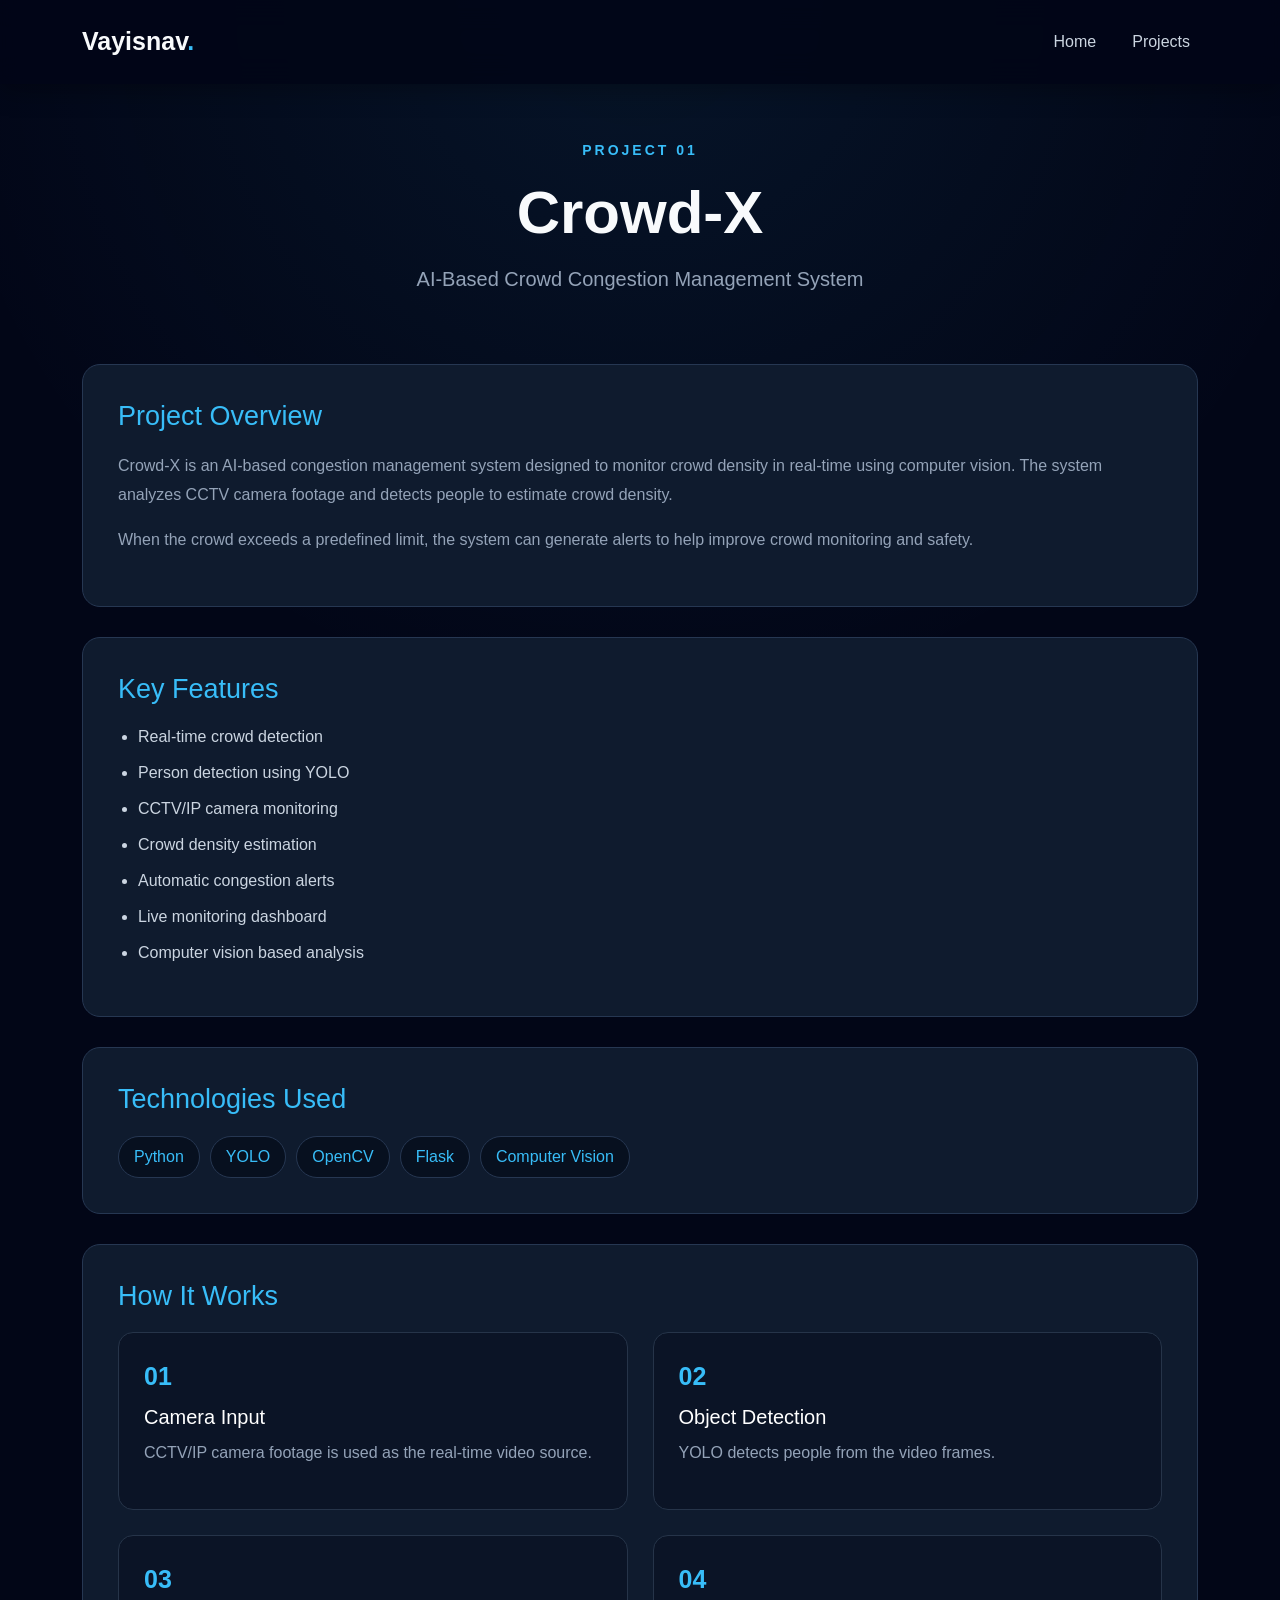
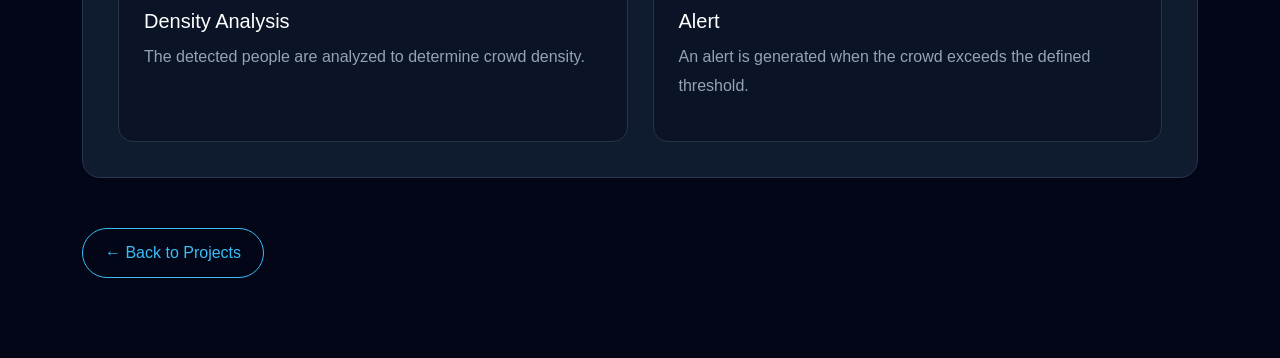
<file: crowd-x.html>
<!DOCTYPE html>
<html lang="en">

<head>

    <meta charset="UTF-8">
    <meta name="viewport" content="width=device-width, initial-scale=1.0">

    <title>Crowd-X | Vayisnav</title>

    <link href="https://cdn.jsdelivr.net/npm/bootstrap@5.3.3/dist/css/bootstrap.min.css"
          rel="stylesheet">

    <link rel="stylesheet" href="css/style.css">

</head>

<body>

<!-- Navbar -->

<nav class="navbar navbar-expand-lg fixed-top">

    <div class="container">

        <a class="navbar-brand" href="index.html">
            Vayisnav<span>.</span>
        </a>

        <div class="navbar-nav ms-auto">

            <a class="nav-link" href="index.html">
                Home
            </a>

            <a class="nav-link" href="projects.html">
                Projects
            </a>

        </div>

    </div>

</nav>


<!-- Project Details -->

<section class="project-details">

    <div class="container">

        <div class="project-detail-header">

            <p class="project-label">
                PROJECT 01
            </p>

            <h1>
                Crowd-X
            </h1>

            <p>
                AI-Based Crowd Congestion Management System
            </p>

        </div>


        <!-- Overview -->

        <div class="detail-section">

            <h2>Project Overview</h2>

            <p>
                Crowd-X is an AI-based congestion management system
                designed to monitor crowd density in real-time using
                computer vision. The system analyzes CCTV camera
                footage and detects people to estimate crowd density.
            </p>

            <p>
                When the crowd exceeds a predefined limit, the system
                can generate alerts to help improve crowd monitoring
                and safety.
            </p>

        </div>


        <!-- Features -->

        <div class="detail-section">

            <h2>Key Features</h2>

            <ul>
                <li>Real-time crowd detection</li>
                <li>Person detection using YOLO</li>
                <li>CCTV/IP camera monitoring</li>
                <li>Crowd density estimation</li>
                <li>Automatic congestion alerts</li>
                <li>Live monitoring dashboard</li>
                <li>Computer vision based analysis</li>
            </ul>

        </div>


        <!-- Technologies -->

        <div class="detail-section">

            <h2>Technologies Used</h2>

            <div class="detail-tech">

                <span>Python</span>
                <span>YOLO</span>
                <span>OpenCV</span>
                <span>Flask</span>
                <span>Computer Vision</span>

            </div>

        </div>


        <!-- Working -->

        <div class="detail-section">

            <h2>How It Works</h2>

            <div class="process">

                <div>
                    <strong>01</strong>
                    <h3>Camera Input</h3>
                    <p>
                        CCTV/IP camera footage is used as the
                        real-time video source.
                    </p>
                </div>

                <div>
                    <strong>02</strong>
                    <h3>Object Detection</h3>
                    <p>
                        YOLO detects people from the video frames.
                    </p>
                </div>

                <div>
                    <strong>03</strong>
                    <h3>Density Analysis</h3>
                    <p>
                        The detected people are analyzed to
                        determine crowd density.
                    </p>
                </div>

                <div>
                    <strong>04</strong>
                    <h3>Alert</h3>
                    <p>
                        An alert is generated when the crowd
                        exceeds the defined threshold.
                    </p>
                </div>

            </div>

        </div>


        <a href="projects.html" class="back-projects">
            ← Back to Projects
        </a>

    </div>

</section>


</body>

</html>
</file>
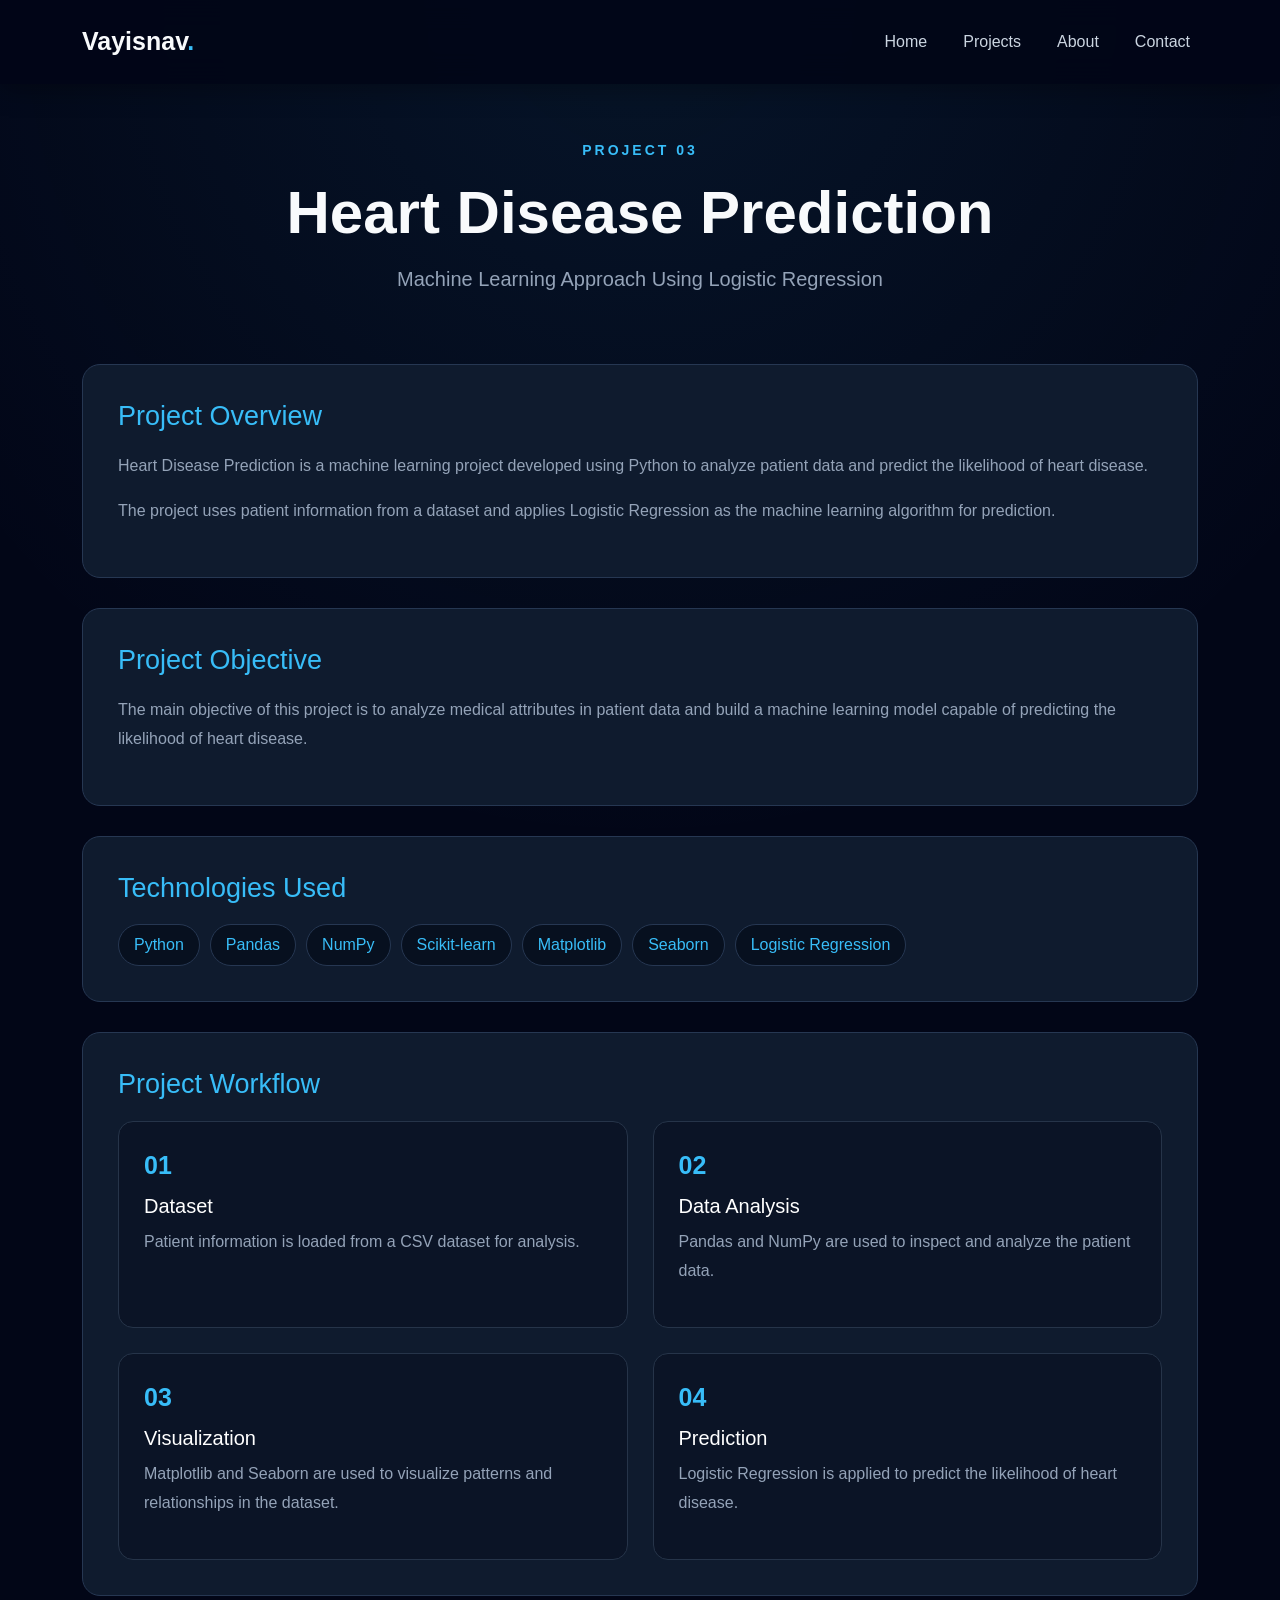
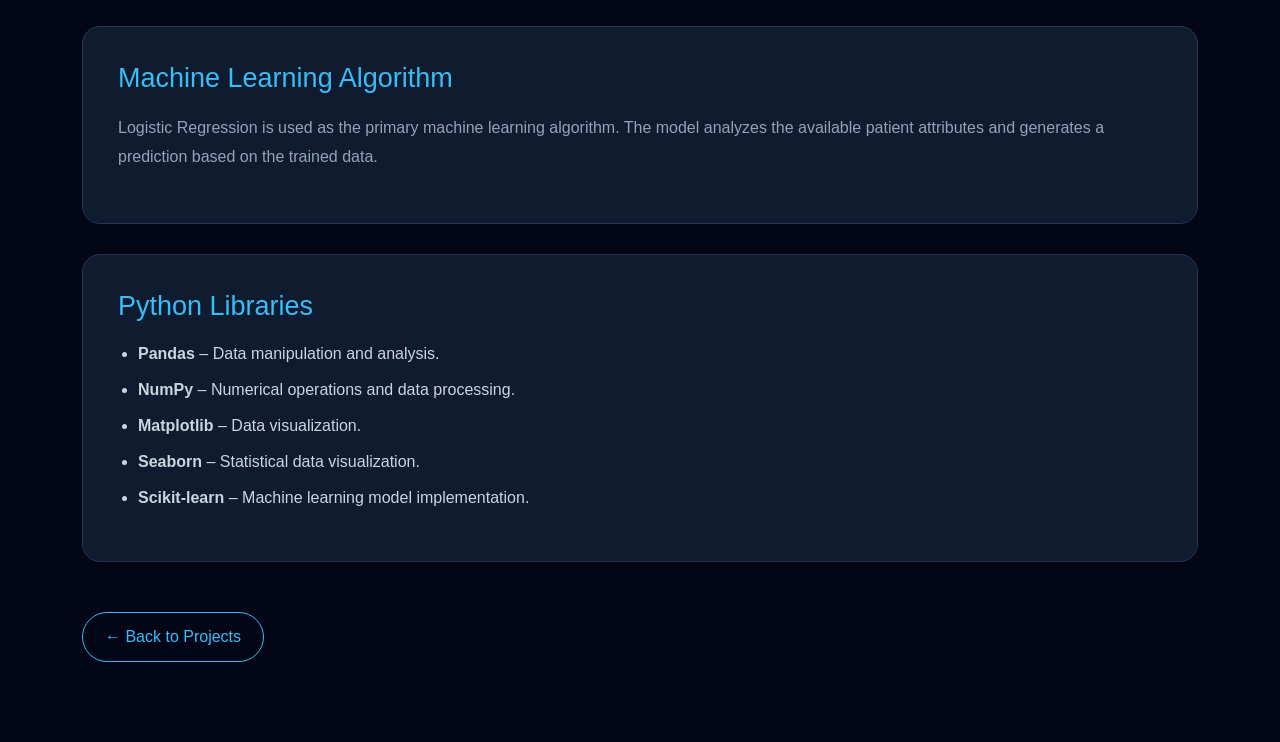
<file: heart-disease.html>
<!DOCTYPE html>
<html lang="en">

<head>

    <meta charset="UTF-8">
    <meta name="viewport" content="width=device-width, initial-scale=1.0">

    <title>Heart Disease Prediction | Vayisnav</title>

    <link href="https://cdn.jsdelivr.net/npm/bootstrap@5.3.3/dist/css/bootstrap.min.css"
          rel="stylesheet">

    <link rel="stylesheet" href="css/style.css">

</head>

<body>

<!-- Navigation -->

<nav class="navbar navbar-expand-lg fixed-top">

    <div class="container">

        <a class="navbar-brand" href="index.html">
            Vayisnav<span>.</span>
        </a>

        <button class="navbar-toggler"
                type="button"
                data-bs-toggle="collapse"
                data-bs-target="#navbarNav">

            <span class="navbar-toggler-icon"></span>

        </button>


        <div class="collapse navbar-collapse" id="navbarNav">

            <div class="navbar-nav ms-auto">

                <a class="nav-link" href="index.html">
                    Home
                </a>

                <a class="nav-link" href="projects.html">
                    Projects
                </a>

                <a class="nav-link" href="index.html#about">
                    About
                </a>

                <a class="nav-link" href="index.html#contact">
                    Contact
                </a>

            </div>

        </div>

    </div>

</nav>


<!-- Project Details -->

<section class="project-details">

    <div class="container">


        <!-- Header -->

        <div class="project-detail-header">

            <p class="project-label">
                PROJECT 03
            </p>

            <h1>
                Heart Disease Prediction
            </h1>

            <p>
                Machine Learning Approach Using Logistic Regression
            </p>

        </div>


        <!-- Overview -->

        <div class="detail-section">

            <h2>Project Overview</h2>

            <p>
                Heart Disease Prediction is a machine learning
                project developed using Python to analyze patient
                data and predict the likelihood of heart disease.
            </p>

            <p>
                The project uses patient information from a dataset
                and applies Logistic Regression as the machine
                learning algorithm for prediction.
            </p>

        </div>


        <!-- Objective -->

        <div class="detail-section">

            <h2>Project Objective</h2>

            <p>
                The main objective of this project is to analyze
                medical attributes in patient data and build a
                machine learning model capable of predicting the
                likelihood of heart disease.
            </p>

        </div>


        <!-- Technologies -->

        <div class="detail-section">

            <h2>Technologies Used</h2>

            <div class="detail-tech">

                <span>Python</span>

                <span>Pandas</span>

                <span>NumPy</span>

                <span>Scikit-learn</span>

                <span>Matplotlib</span>

                <span>Seaborn</span>

                <span>Logistic Regression</span>

            </div>

        </div>


        <!-- Workflow -->

        <div class="detail-section">

            <h2>Project Workflow</h2>

            <div class="process">

                <div>

                    <strong>01</strong>

                    <h3>Dataset</h3>

                    <p>
                        Patient information is loaded from
                        a CSV dataset for analysis.
                    </p>

                </div>


                <div>

                    <strong>02</strong>

                    <h3>Data Analysis</h3>

                    <p>
                        Pandas and NumPy are used to inspect
                        and analyze the patient data.
                    </p>

                </div>


                <div>

                    <strong>03</strong>

                    <h3>Visualization</h3>

                    <p>
                        Matplotlib and Seaborn are used to
                        visualize patterns and relationships
                        in the dataset.
                    </p>

                </div>


                <div>

                    <strong>04</strong>

                    <h3>Prediction</h3>

                    <p>
                        Logistic Regression is applied to
                        predict the likelihood of heart disease.
                    </p>

                </div>

            </div>

        </div>


        <!-- Machine Learning -->

        <div class="detail-section">

            <h2>Machine Learning Algorithm</h2>

            <p>
                Logistic Regression is used as the primary
                machine learning algorithm. The model analyzes
                the available patient attributes and generates
                a prediction based on the trained data.
            </p>

        </div>


        <!-- Python Libraries -->

        <div class="detail-section">

            <h2>Python Libraries</h2>

            <ul>

                <li>
                    <strong>Pandas</strong> – Data manipulation
                    and analysis.
                </li>

                <li>
                    <strong>NumPy</strong> – Numerical operations
                    and data processing.
                </li>

                <li>
                    <strong>Matplotlib</strong> – Data visualization.
                </li>

                <li>
                    <strong>Seaborn</strong> – Statistical
                    data visualization.
                </li>

                <li>
                    <strong>Scikit-learn</strong> – Machine
                    learning model implementation.
                </li>

            </ul>

        </div>


        <!-- Back -->

        <a href="projects.html" class="back-projects">
            ← Back to Projects
        </a>

    </div>

</section>


<script src="https://cdn.jsdelivr.net/npm/bootstrap@5.3.3/dist/js/bootstrap.bundle.min.js">
</script>

</body>

</html>
</file>
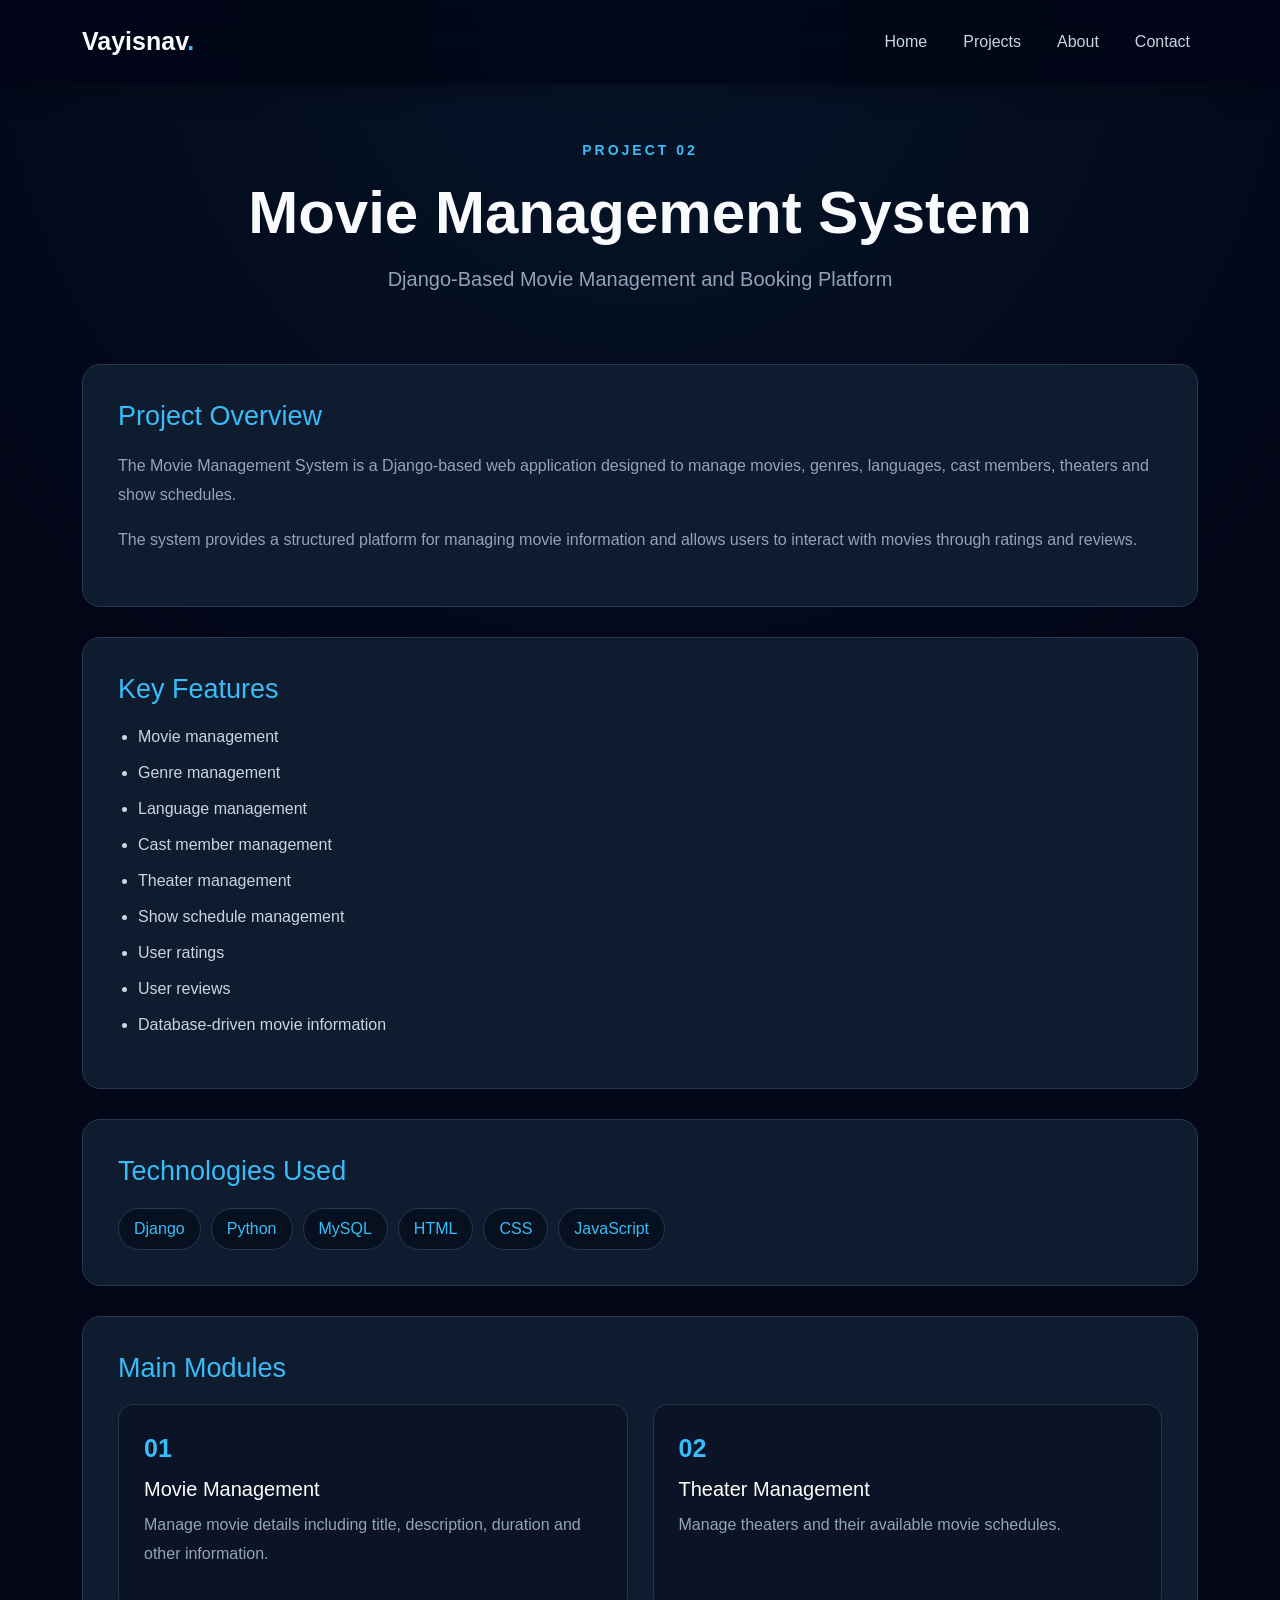
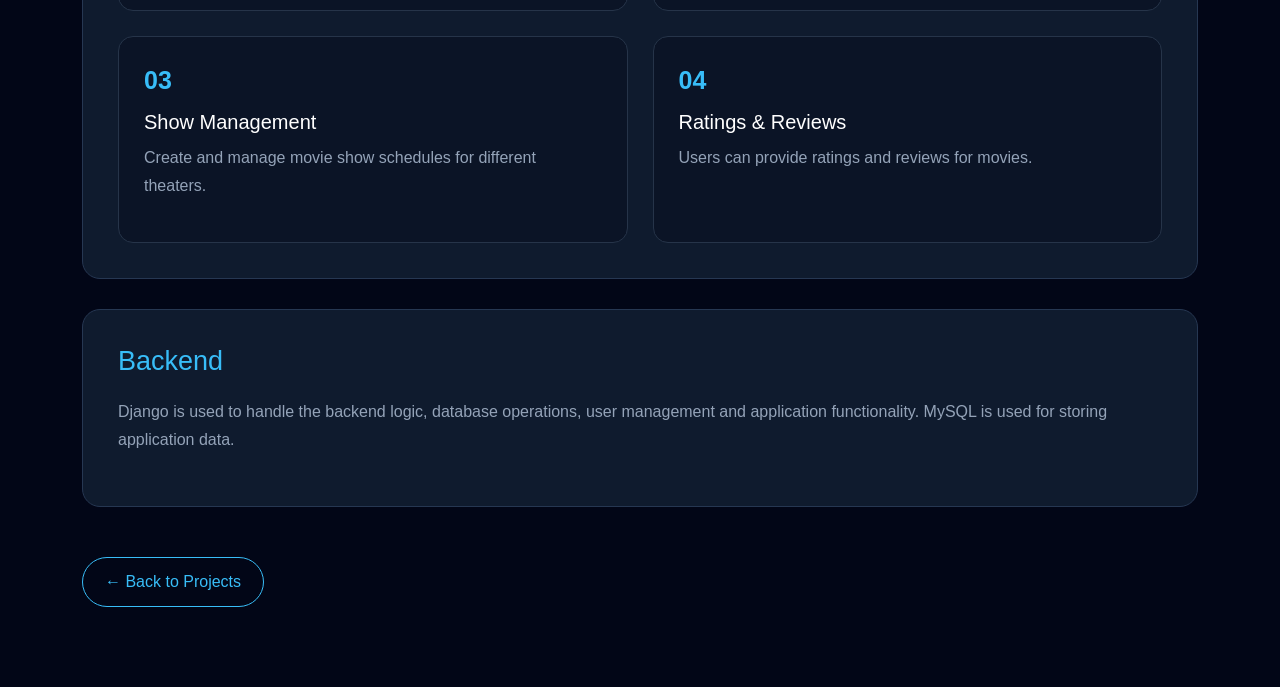
<file: movie-management.html>
<!DOCTYPE html>
<html lang="en">

<head>

    <meta charset="UTF-8">
    <meta name="viewport" content="width=device-width, initial-scale=1.0">

    <title>Movie Management System | Vayisnav</title>

    <link href="https://cdn.jsdelivr.net/npm/bootstrap@5.3.3/dist/css/bootstrap.min.css"
          rel="stylesheet">

    <link rel="stylesheet" href="css/style.css">

</head>

<body>

<!-- Navigation -->

<nav class="navbar navbar-expand-lg fixed-top">

    <div class="container">

        <a class="navbar-brand" href="index.html">
            Vayisnav<span>.</span>
        </a>

        <button class="navbar-toggler"
                type="button"
                data-bs-toggle="collapse"
                data-bs-target="#navbarNav">

            <span class="navbar-toggler-icon"></span>

        </button>

        <div class="collapse navbar-collapse" id="navbarNav">

            <div class="navbar-nav ms-auto">

                <a class="nav-link" href="index.html">
                    Home
                </a>

                <a class="nav-link" href="projects.html">
                    Projects
                </a>

                <a class="nav-link" href="index.html#about">
                    About
                </a>

                <a class="nav-link" href="index.html#contact">
                    Contact
                </a>

            </div>

        </div>

    </div>

</nav>


<!-- Project Details -->

<section class="project-details">

    <div class="container">

        <!-- Header -->

        <div class="project-detail-header">

            <p class="project-label">
                PROJECT 02
            </p>

            <h1>
                Movie Management System
            </h1>

            <p>
                Django-Based Movie Management and Booking Platform
            </p>

        </div>


        <!-- Overview -->

        <div class="detail-section">

            <h2>Project Overview</h2>

            <p>
                The Movie Management System is a Django-based web
                application designed to manage movies, genres,
                languages, cast members, theaters and show schedules.
            </p>

            <p>
                The system provides a structured platform for
                managing movie information and allows users to
                interact with movies through ratings and reviews.
            </p>

        </div>


        <!-- Features -->

        <div class="detail-section">

            <h2>Key Features</h2>

            <ul>

                <li>Movie management</li>

                <li>Genre management</li>

                <li>Language management</li>

                <li>Cast member management</li>

                <li>Theater management</li>

                <li>Show schedule management</li>

                <li>User ratings</li>

                <li>User reviews</li>

                <li>Database-driven movie information</li>

            </ul>

        </div>


        <!-- Technologies -->

        <div class="detail-section">

            <h2>Technologies Used</h2>

            <div class="detail-tech">

                <span>Django</span>

                <span>Python</span>

                <span>MySQL</span>

                <span>HTML</span>

                <span>CSS</span>

                <span>JavaScript</span>

            </div>

        </div>


        <!-- Modules -->

        <div class="detail-section">

            <h2>Main Modules</h2>

            <div class="process">

                <div>

                    <strong>01</strong>

                    <h3>Movie Management</h3>

                    <p>
                        Manage movie details including title,
                        description, duration and other information.
                    </p>

                </div>


                <div>

                    <strong>02</strong>

                    <h3>Theater Management</h3>

                    <p>
                        Manage theaters and their available
                        movie schedules.
                    </p>

                </div>


                <div>

                    <strong>03</strong>

                    <h3>Show Management</h3>

                    <p>
                        Create and manage movie show schedules
                        for different theaters.
                    </p>

                </div>


                <div>

                    <strong>04</strong>

                    <h3>Ratings & Reviews</h3>

                    <p>
                        Users can provide ratings and reviews
                        for movies.
                    </p>

                </div>

            </div>

        </div>


        <!-- Backend -->

        <div class="detail-section">

            <h2>Backend</h2>

            <p>
                Django is used to handle the backend logic,
                database operations, user management and
                application functionality. MySQL is used
                for storing application data.
            </p>

        </div>


        <!-- Back -->

        <a href="projects.html" class="back-projects">
            ← Back to Projects
        </a>

    </div>

</section>


<script src="https://cdn.jsdelivr.net/npm/bootstrap@5.3.3/dist/js/bootstrap.bundle.min.js">
</script>

</body>

</html>
</file>
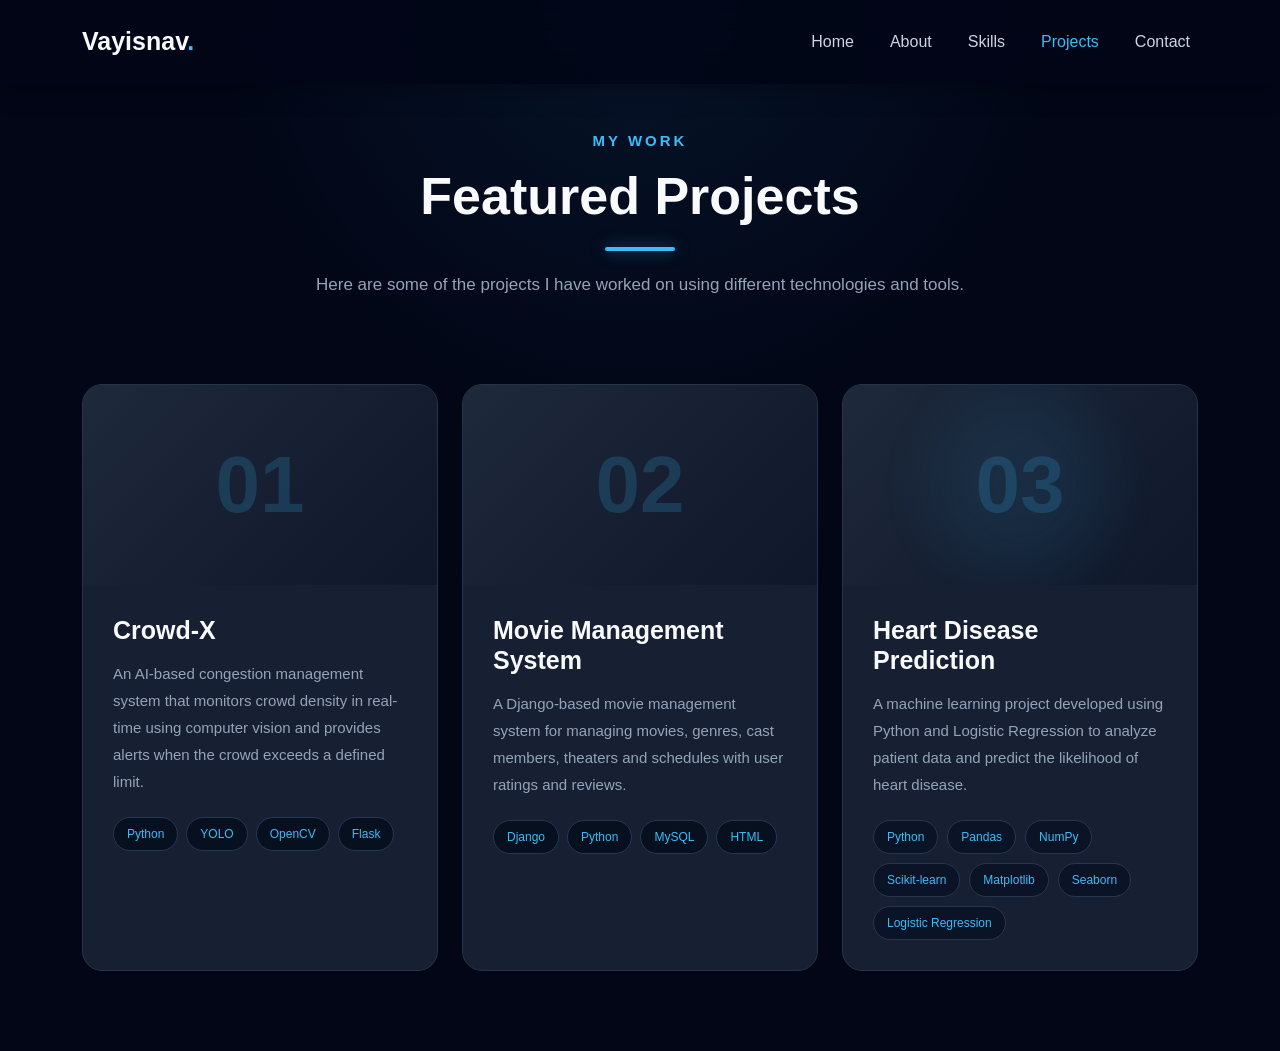
<file: projects.html>
<!DOCTYPE html>
<html lang="en">

<head>

    <meta charset="UTF-8">
    <meta name="viewport" content="width=device-width, initial-scale=1.0">

    <title>My Projects | Vayisnav</title>

    <!-- Bootstrap -->
    <link href="https://cdn.jsdelivr.net/npm/bootstrap@5.3.3/dist/css/bootstrap.min.css"
          rel="stylesheet">

    <!-- Main CSS -->
    <link rel="stylesheet" href="css/style.css">

</head>


<body>

    <!-- Navigation -->
    <nav class="navbar navbar-expand-lg fixed-top">

        <div class="container">

            <a class="navbar-brand" href="index.html">
                Vayisnav<span>.</span>
            </a>

            <button class="navbar-toggler"
                    type="button"
                    data-bs-toggle="collapse"
                    data-bs-target="#navbarNav">

                <span class="navbar-toggler-icon"></span>

            </button>


            <div class="collapse navbar-collapse" id="navbarNav">

                <ul class="navbar-nav ms-auto">

                    <li class="nav-item">
                        <a class="nav-link" href="index.html">
                            Home
                        </a>
                    </li>

                    <li class="nav-item">
                        <a class="nav-link" href="index.html#about">
                            About
                        </a>
                    </li>

                    <li class="nav-item">
                        <a class="nav-link" href="index.html#skills">
                            Skills
                        </a>
                    </li>

                    <li class="nav-item">
                        <a class="nav-link active" href="projects.html">
                            Projects
                        </a>
                    </li>

                    <li class="nav-item">
                        <a class="nav-link" href="index.html#contact">
                            Contact
                        </a>
                    </li>

                </ul>

            </div>

        </div>

    </nav>


    <!-- Projects Header -->

    <section class="projects-page">

        <div class="container">

            <div class="projects-heading">

                <p class="projects-label">MY WORK</p>

                <h1>Featured Projects</h1>

                <span></span>

                <p class="projects-intro">
                    Here are some of the projects I have worked on
                    using different technologies and tools.
                </p>

            </div>


            <!-- Projects -->

            <div class="row g-4 mt-5">


                <!-- =========================
                     PROJECT 1
                ========================== -->

                <div class="col-lg-4 col-md-6">

                    <a href="crowd-x.html" class="project-link">

                        <div class="project-card">

                            <div class="project-image">

                                <div class="project-number">
                                    01
                                </div>

                            </div>


                            <div class="project-content">

                                <h2>
                                    Crowd-X
                                </h2>

                                <p>
                                    An AI-based congestion management system
                                    that monitors crowd density in real-time
                                    using computer vision and provides alerts
                                    when the crowd exceeds a defined limit.
                                </p>


                                <div class="project-tech">

                                    <span>Python</span>
                                    <span>YOLO</span>
                                    <span>OpenCV</span>
                                    <span>Flask</span>

                                </div>

                            </div>

                        </div>

                    </a>

                </div>


                <!-- =========================
                     PROJECT 2
                ========================== -->

                <div class="col-lg-4 col-md-6">

                    <a href="movie-management.html" class="project-link">

                        <div class="project-card">

                            <div class="project-image">

                                <div class="project-number">
                                    02
                                </div>

                            </div>


                            <div class="project-content">

                                <h2>
                                    Movie Management System
                                </h2>

                                <p>
                                    A Django-based movie management system
                                    for managing movies, genres, cast members,
                                    theaters and schedules with user ratings
                                    and reviews.
                                </p>


                                <div class="project-tech">

                                    <span>Django</span>
                                    <span>Python</span>
                                    <span>MySQL</span>
                                    <span>HTML</span>

                                </div>

                            </div>

                        </div>

                    </a>

                </div>


                <!-- =========================
                     PROJECT 3
                ========================== -->

                <div class="col-lg-4 col-md-6">

                    <a href="heart-disease.html" class="project-link">

                        <div class="project-card">

                            <div class="project-image">

                                <div class="project-number">
                                    03
                                </div>

                            </div>


                            <div class="project-content">

                                <h2>
                                    Heart Disease Prediction
                                </h2>

                                <p>
                                    A machine learning project developed using
                                    Python and Logistic Regression to analyze
                                    patient data and predict the likelihood of
                                    heart disease.
                                </p>


                                <div class="project-tech">

                                    <span>Python</span>
                                    <span>Pandas</span>
                                    <span>NumPy</span>
                                    <span>Scikit-learn</span>
                                    <span>Matplotlib</span>
                                    <span>Seaborn</span>
                                    <span>Logistic Regression</span>

                                </div>

                            </div>

                        </div>

                    </a>

                </div>


            </div>

        </div>

    </section>


    <!-- Bootstrap JavaScript -->

    <script src="https://cdn.jsdelivr.net/npm/bootstrap@5.3.3/dist/js/bootstrap.bundle.min.js">
    </script>

</body>

</html>
</file>
<file: css/style.css>
/* General */
body {
    margin: 0;
    padding: 0;
    font-family: Arial, sans-serif;
}

/* Navbar */
.navbar {
    background-color: white;
    padding: 15px 0;
    box-shadow: 0 2px 10px rgba(0, 0, 0, 0.08);
}

/* Logo */
.navbar-brand {
    font-size: 25px;
    font-weight: bold;
}

/* Navigation links */
.nav-link {
    font-size: 16px;
    margin-left: 20px;
    font-weight: 500;
}
/* =========================
   HERO SECTION
========================= */

.hero-section {
    min-height: 100vh;

    display: flex;
    align-items: center;

    padding-top: 80px;

    background-color: #f8f9fa;
}

.hero-subtitle {
    font-size: 20px;
    font-weight: 500;
    margin-bottom: 10px;
}

.hero-section h1 {
    font-size: 70px;
    font-weight: 700;
    margin-bottom: 10px;
}

.hero-section h2 {
    font-size: 30px;
    font-weight: 600;
    margin-bottom: 20px;
}

.hero-description {
    max-width: 600px;

    font-size: 18px;
    line-height: 1.7;

    color: #555;

    margin-bottom: 30px;
}

.hero-buttons {
    display: flex;
    gap: 15px;
}

.hero-buttons .btn {
    padding: 12px 25px;
    border-radius: 8px;
}
/* =========================
   ABOUT SECTION
========================= */

.about-section {
    padding: 100px 0;
    background-color: #ffffff;
}

/* Section heading */

.section-heading {
    margin-bottom: 20px;
}

.section-subtitle {
    color: #0d6efd;
    font-size: 16px;
    font-weight: 600;
    margin-bottom: 5px;
}

.section-heading h2 {
    font-size: 42px;
    font-weight: 700;
}

/* About image */

.about-image {
    display: flex;
    justify-content: center;
    align-items: center;
}

.about-placeholder {
    width: 280px;
    height: 280px;

    display: flex;
    justify-content: center;
    align-items: center;

    border-radius: 50%;

    background-color: #e9f2ff;

    font-size: 70px;
    font-weight: 700;

    color: #0d6efd;

    box-shadow: 0 15px 40px rgba(0, 0, 0, 0.10);
}

/* About content */

.about-section h3 {
    font-size: 30px;
    font-weight: 700;
    margin-bottom: 20px;
}

.about-section p {
    color: #555;
    line-height: 1.8;
    font-size: 16px;
}

/* Information cards */

.about-info {
    padding: 15px;

    border-radius: 10px;

    background-color: #f8f9fa;

    transition: 0.3s;
}

.about-info:hover {
    transform: translateY(-5px);

    box-shadow: 0 8px 20px rgba(0, 0, 0, 0.08);
}

.about-info strong {
    display: block;
    margin-bottom: 5px;
}

.about-info span {
    color: #666;
}
/* ============================= */
/* Skills Section */
/* ============================= */

.skills-section {
    padding: 100px 0;
    background: #0f172a;
}

/* Section Heading */

.section-title {
    text-align: center;
}

.section-title p {
    color: #38bdf8;
    font-size: 15px;
    font-weight: bold;
    letter-spacing: 2px;
    margin-bottom: 10px;
}

.section-title h2 {
    color: white;
    font-size: 40px;
    font-weight: bold;
}

.section-title span {
    display: block;
    width: 60px;
    height: 4px;
    background: #38bdf8;
    margin: 15px auto;
    border-radius: 5px;
}


/* ============================= */
/* Skill Cards */
/* ============================= */

.skill-card {
    height: 100%;
    padding: 30px;
    background: #172033;
    border: 1px solid #263449;
    border-radius: 15px;
    transition: all 0.4s ease;
    position: relative;
    overflow: hidden;
}


/* Hover Effect */

.skill-card:hover {
    transform: translateY(-10px);
    border-color: #38bdf8;
    box-shadow: 0 10px 30px rgba(56, 189, 248, 0.15);
}


/* Icon */

.skill-icon {
    font-size: 40px;
    margin-bottom: 18px;
}


/* Skill Name */

.skill-card h3 {
    color: white;
    font-size: 22px;
    font-weight: 600;
    margin-bottom: 10px;
}


/* Description */

.skill-card p {
    color: #94a3b8;
    font-size: 14px;
    line-height: 1.6;
    margin-bottom: 0;
}


/* ============================= */
/* Responsive Design */
/* ============================= */

@media (max-width: 768px) {

    .skills-section {
        padding: 70px 20px;
    }

    .section-title h2 {
        font-size: 32px;
    }

    .skill-card {
        padding: 25px;
    }

}
/* ============================= */
/* Projects Section */
/* ============================= */

.projects-section {
    padding: 100px 0;
    background: #111827;
}


/* Project Card */

.project-card {
    height: 100%;
    background: #172033;
    border: 1px solid #263449;
    border-radius: 18px;
    overflow: hidden;
    transition: all 0.4s ease;
}

.project-card:hover {
    transform: translateY(-12px);
    border-color: #38bdf8;
    box-shadow: 0 15px 40px rgba(56, 189, 248, 0.15);
}


/* Project Image */

.project-image {
    height: 200px;
    background: linear-gradient(
        135deg,
        #1e293b,
        #0f172a
    );

    display: flex;
    align-items: center;
    justify-content: center;
}


/* Project Number */

.project-number {
    font-size: 70px;
    font-weight: bold;
    color: rgba(56, 189, 248, 0.15);
    transition: 0.4s ease;
}

.project-card:hover .project-number {
    color: rgba(56, 189, 248, 0.5);
    transform: scale(1.1);
}


/* Project Content */

.project-content {
    padding: 25px;
}

.project-content h3 {
    color: white;
    font-size: 22px;
    margin-bottom: 12px;
}

.project-content p {
    color: #94a3b8;
    font-size: 14px;
    line-height: 1.7;
}


/* Technologies */

.project-tech {
    display: flex;
    flex-wrap: wrap;
    gap: 8px;
    margin-top: 20px;
}

.project-tech span {
    padding: 6px 12px;
    background: #0f172a;
    color: #38bdf8;
    border-radius: 20px;
    font-size: 12px;
    border: 1px solid #263449;
}


/* Mobile */

@media (max-width: 768px) {

    .projects-section {
        padding: 70px 20px;
    }

    .project-image {
        height: 170px;
    }

}
/* ============================= */
/* Projects Page */
/* ============================= */
/* ============================= */
/* PROJECTS PAGE */
/* ============================= */

.projects-page {
    min-height: 100vh;
    padding: 130px 0 80px;
    background: #0b1120;
    color: white;
}

/* ============================= */
/* PROJECTS HEADING */
/* ============================= */

.projects-heading {
    text-align: center;
    margin-bottom: 60px;
}

.projects-label {
    color: #38bdf8;
    font-size: 15px;
    font-weight: 700;
    letter-spacing: 3px;
    margin-bottom: 12px;
}

.projects-heading h1 {
    color: #f8fafc;
    font-size: 52px;
    font-weight: 700;
    margin-bottom: 15px;
}

.projects-heading span {
    display: block;
    width: 70px;
    height: 4px;
    background: #38bdf8;
    margin: 20px auto;
    border-radius: 10px;
}

.projects-intro {
    max-width: 700px;
    margin: 0 auto;
    color: #94a3b8;
    font-size: 17px;
    line-height: 1.7;
}

/* ============================= */
/* PROJECT CARD */
/* ============================= */

.project-card {
    height: 100%;
    background: #111c31;
    border: 1px solid #263752;
    border-radius: 20px;
    overflow: hidden;
    transition: all 0.4s ease;
    position: relative;
}

/* Hover */

.project-card:hover {
    transform: translateY(-12px);
    border-color: #38bdf8;
    box-shadow: 0 20px 50px rgba(56, 189, 248, 0.15);
}

/* ============================= */
/* PROJECT TOP */
/* ============================= */

.project-image {
    height: 190px;
    background: linear-gradient(
        135deg,
        #17243a,
        #0f172a
    );

    display: flex;
    align-items: center;
    justify-content: center;

    position: relative;
    overflow: hidden;
}

/* Glow */

.project-image::before {
    content: "";
    position: absolute;
    width: 180px;
    height: 180px;
    background: #38bdf8;
    opacity: 0.08;
    border-radius: 50%;
    filter: blur(30px);
    transition: 0.4s ease;
}

.project-card:hover .project-image::before {
    transform: scale(1.5);
    opacity: 0.15;
}

/* Number */

.project-number {
    font-size: 80px;
    font-weight: 800;
    color: rgba(56, 189, 248, 0.18);
    transition: 0.4s ease;
    position: relative;
    z-index: 2;
}

.project-card:hover .project-number {
    color: rgba(56, 189, 248, 0.6);
    transform: scale(1.1);
}

/* ============================= */
/* PROJECT CONTENT */
/* ============================= */

.project-content {
    padding: 30px;
}

.project-content h2 {
    color: #f8fafc;
    font-size: 25px;
    font-weight: 600;
    margin-bottom: 15px;
}

.project-content p {
    color: #94a3b8;
    font-size: 15px;
    line-height: 1.8;
    margin-bottom: 0;
}

/* ============================= */
/* TECHNOLOGIES */
/* ============================= */

.project-tech {
    display: flex;
    flex-wrap: wrap;
    gap: 9px;
    margin-top: 22px;
}

.project-tech span {
    padding: 7px 13px;
    background: #0b1426;
    color: #38bdf8;
    border: 1px solid #263752;
    border-radius: 25px;
    font-size: 12px;
    transition: 0.3s ease;
}

.project-tech span:hover {
    background: #38bdf8;
    color: #0b1120;
    border-color: #38bdf8;
    transform: translateY(-3px);
}

/* ============================= */
/* NAVBAR */
/* ============================= */

.navbar {
    background: rgba(255, 255, 255, 0.96);
    backdrop-filter: blur(10px);
    padding: 18px 0;
    box-shadow: 0 2px 15px rgba(0, 0, 0, 0.08);
    z-index: 1000;
}

.navbar-brand {
    font-size: 25px;
    font-weight: 700;
    color: #111827 !important;
}

.navbar-brand span {
    color: #38bdf8;
}

.nav-link {
    font-size: 16px;
    margin-left: 20px;
    font-weight: 500;
    color: #374151 !important;
    transition: 0.3s ease;
}

.nav-link:hover,
.nav-link.active {
    color: #0ea5e9 !important;
}

/* ============================= */
/* RESPONSIVE */
/* ============================= */

@media (max-width: 768px) {

    .projects-page {
        padding: 110px 20px 60px;
    }

    .projects-heading {
        margin-bottom: 40px;
    }

    .projects-heading h1 {
        font-size: 38px;
    }

    .projects-intro {
        font-size: 15px;
    }

    .project-image {
        height: 160px;
    }

    .project-number {
        font-size: 65px;
    }

    .project-content {
        padding: 25px;
    }

    .project-content h2 {
        font-size: 22px;
    }
}
/* Clickable project cards */

.project-link {
    text-decoration: none;
    color: inherit;
    display: block;
}

.project-link:hover {
    color: inherit;
}

.project-link .project-card {
    cursor: pointer;
}
/* =================================
   PROJECT DETAIL PAGE
================================= */

.project-details {
    min-height: 100vh;
    padding: 140px 0 80px;
    background: #0b1120;
    color: white;
}

.project-detail-header {
    text-align: center;
    margin-bottom: 70px;
}

.project-label {
    color: #38bdf8;
    font-size: 14px;
    font-weight: 700;
    letter-spacing: 3px;
}

.project-detail-header h1 {
    font-size: 60px;
    font-weight: 700;
    margin: 15px 0;
    color: #f8fafc;
}

.project-detail-header p:last-child {
    color: #94a3b8;
    font-size: 20px;
}


/* Detail Sections */

.detail-section {
    background: #111c31;
    border: 1px solid #263449;
    border-radius: 18px;
    padding: 35px;
    margin-bottom: 30px;
    transition: 0.4s ease;
}

.detail-section:hover {
    transform: translateY(-5px);
    border-color: #38bdf8;
    box-shadow: 0 15px 40px rgba(56, 189, 248, 0.08);
}

.detail-section h2 {
    color: #38bdf8;
    font-size: 27px;
    margin-bottom: 20px;
}

.detail-section p {
    color: #94a3b8;
    font-size: 16px;
    line-height: 1.8;
}


/* Features */

.detail-section ul {
    padding-left: 20px;
}

.detail-section li {
    color: #cbd5e1;
    margin-bottom: 12px;
}


/* Technologies */

.detail-tech {
    display: flex;
    flex-wrap: wrap;
    gap: 10px;
}

.detail-tech span {
    padding: 8px 15px;
    border: 1px solid #263449;
    border-radius: 25px;
    color: #38bdf8;
    background: #0b1426;
    transition: 0.3s;
}

.detail-tech span:hover {
    background: #38bdf8;
    color: #0b1120;
}


/* Process */

.process {
    display: grid;
    grid-template-columns: repeat(2, 1fr);
    gap: 25px;
}

.process > div {
    padding: 25px;
    background: #0b1426;
    border: 1px solid #263449;
    border-radius: 15px;
}

.process strong {
    color: #38bdf8;
    font-size: 25px;
}

.process h3 {
    color: white;
    margin: 10px 0;
    font-size: 20px;
}


/* Back button */

.back-projects {
    display: inline-block;
    margin-top: 20px;
    padding: 12px 22px;
    border: 1px solid #38bdf8;
    border-radius: 25px;
    color: #38bdf8;
    text-decoration: none;
    transition: 0.3s;
}

.back-projects:hover {
    background: #38bdf8;
    color: #0b1120;
}


/* Mobile */

@media (max-width: 768px) {

    .project-detail-header h1 {
        font-size: 42px;
    }

    .process {
        grid-template-columns: 1fr;
    }

    .detail-section {
        padding: 25px;
    }

}
/* =================================
   PROJECT CARD ANIMATION
================================= */

.project-link {
    display: block;
    text-decoration: none;
    color: inherit;
}

.project-link:hover {
    color: inherit;
    text-decoration: none;
}

.projects-page .project-card {
    height: 100%;
    background: #172033;
    border: 1px solid #263449;
    border-radius: 20px;
    overflow: hidden;
    transition: transform 0.4s ease,
                box-shadow 0.4s ease,
                border-color 0.4s ease;
    cursor: pointer;
}

.projects-page .project-card:hover {
    transform: translateY(-12px);
    border-color: #38bdf8;
    box-shadow: 0 20px 45px rgba(56, 189, 248, 0.18);
}


/* Project image */

.projects-page .project-image {
    height: 190px;
    background: linear-gradient(
        135deg,
        #1e293b,
        #0f172a
    );

    display: flex;
    align-items: center;
    justify-content: center;

    position: relative;
    overflow: hidden;
}


/* Glow animation */

.projects-page .project-image::before {
    content: "";
    position: absolute;

    width: 180px;
    height: 180px;

    border-radius: 50%;

    background: #38bdf8;

    opacity: 0.08;

    filter: blur(30px);

    transition: all 0.5s ease;
}

.projects-page .project-card:hover
.project-image::before {
    transform: scale(1.6);
    opacity: 0.2;
}


/* Project number */

.projects-page .project-number {
    position: relative;
    z-index: 2;

    font-size: 80px;
    font-weight: 800;

    color: rgba(56, 189, 248, 0.18);

    transition: all 0.5s ease;
}

.projects-page .project-card:hover
.project-number {
    color: rgba(56, 189, 248, 0.6);
    transform: scale(1.12);
}


/* Project title */

.projects-page .project-content h2 {
    transition: color 0.3s ease;
}

.projects-page .project-card:hover
.project-content h2 {
    color: #38bdf8;
}


/* Technology animation */

.projects-page .project-tech span {
    transition: all 0.3s ease;
}

.projects-page .project-card:hover
.project-tech span {
    transform: translateY(-3px);
}
/* Make all project cards equal height */

.projects-page .project-card {
    height: 100%;
    display: flex;
    flex-direction: column;
}

.projects-page .project-content {
    flex: 1;
}

/* Keep project cards visually consistent */

.projects-page .project-image {
    height: 200px;
    flex-shrink: 0;
}

.projects-page .project-content {
    min-height: 280px;
}

/* Project 3 technology tags */

.projects-page .project-tech {
    display: flex;
    flex-wrap: wrap;
    gap: 8px;
}
/* =========================================
   PROJECT 3 ONLY - HEART DISEASE
   Same animation as Project 1 & 2
========================================= */

/* Project 3 card */
.projects-page .row > .col-md-6:nth-child(3) .project-card {
    height: 100%;
    min-height: 520px;
    background: #172033;
    border: 1px solid #263449;
    border-radius: 20px;
    overflow: hidden;
    transition: transform 0.4s ease,
                box-shadow 0.4s ease,
                border-color 0.4s ease;
    cursor: pointer;
}

/* Project 3 hover animation */
.projects-page .row > .col-md-6:nth-child(3) .project-card:hover {
    transform: translateY(-12px);
    border-color: #38bdf8;
    box-shadow: 0 20px 45px rgba(56, 189, 248, 0.18);
}

/* Project 3 top image */
.projects-page .row > .col-md-6:nth-child(3) .project-image {
    height: 200px;
    background: linear-gradient(
        135deg,
        #1e293b,
        #0f172a
    );

    display: flex;
    align-items: center;
    justify-content: center;

    position: relative;
    overflow: hidden;
}

/* Project 3 glow animation */
.projects-page .row > .col-md-6:nth-child(3) .project-image::before {
    content: "";
    position: absolute;

    width: 180px;
    height: 180px;

    border-radius: 50%;

    background: #38bdf8;
    opacity: 0.08;

    filter: blur(30px);

    transition: all 0.5s ease;
}

/* Glow expands on hover */
.projects-page .row > .col-md-6:nth-child(3) .project-card:hover
.project-image::before {
    transform: scale(1.6);
    opacity: 0.2;
}

/* Project 3 number */
.projects-page .row > .col-md-6:nth-child(3) .project-number {
    position: relative;
    z-index: 2;

    font-size: 80px;
    font-weight: 800;

    color: rgba(56, 189, 248, 0.18);

    transition: all 0.5s ease;
}

/* Number animation */
.projects-page .row > .col-md-6:nth-child(3) .project-card:hover
.project-number {
    color: rgba(56, 189, 248, 0.6);
    transform: scale(1.12);
}

/* Project 3 title animation */
.projects-page .row > .col-md-6:nth-child(3) .project-content h2 {
    color: #f8fafc;
    transition: color 0.3s ease;
}

.projects-page .row > .col-md-6:nth-child(3) .project-card:hover
.project-content h2 {
    color: #38bdf8;
}

/* Project 3 technology animation */
.projects-page .row > .col-md-6:nth-child(3) .project-tech span {
    transition: all 0.3s ease;
}

.projects-page .row > .col-md-6:nth-child(3) .project-card:hover
.project-tech span {
    transform: translateY(-3px);
}

/* Project 3 content */
.projects-page .row > .col-md-6:nth-child(3) .project-content {
    padding: 30px;
    min-height: 280px;
}

/* Project 3 title */
.projects-page .row > .col-md-6:nth-child(3) .project-content h2 {
    font-size: 25px;
    font-weight: 600;
    margin-bottom: 15px;
}

/* Project 3 description */
.projects-page .row > .col-md-6:nth-child(3) .project-content p {
    color: #94a3b8;
    font-size: 15px;
    line-height: 1.8;
}

/* Project 3 technology tags */
.projects-page .row > .col-md-6:nth-child(3) .project-tech {
    display: flex;
    flex-wrap: wrap;
    gap: 9px;
    margin-top: 22px;
}

.projects-page .row > .col-md-6:nth-child(3) .project-tech span {
    padding: 7px 13px;
    background: #0b1426;
    color: #38bdf8;
    border: 1px solid #263752;
    border-radius: 25px;
    font-size: 12px;
}

/* Mobile */
@media (max-width: 768px) {

    .projects-page .row > .col-md-6:nth-child(3) .project-image {
        height: 160px;
    }

    .projects-page .row > .col-md-6:nth-child(3) .project-number {
        font-size: 65px;
    }

    .projects-page .row > .col-md-6:nth-child(3) .project-content {
        padding: 25px;
    }

}
/* =================================
   PROJECT CARD ANIMATION
================================= */

.project-link {
    display: block;
    height: 100%;
    text-decoration: none;
    color: inherit;
}

.project-link:hover {
    text-decoration: none;
    color: inherit;
}

.projects-page .project-card {
    height: 100%;
    cursor: pointer;
    transition:
        transform 0.4s ease,
        box-shadow 0.4s ease,
        border-color 0.4s ease;

    will-change: transform;
}

.projects-page .project-card:hover {
    transform: translateY(-12px);
    border-color: #38bdf8;
    box-shadow:
        0 20px 45px rgba(56, 189, 248, 0.20);
}


/* Number animation */

.projects-page .project-number {
    transition:
        transform 0.5s ease,
        color 0.5s ease;
}

.projects-page .project-card:hover .project-number {
    transform: scale(1.15);
    color: rgba(56, 189, 248, 0.55);
}


/* Image glow */

.projects-page .project-image {
    position: relative;
    overflow: hidden;
}

.projects-page .project-image::before {
    content: "";
    position: absolute;

    width: 180px;
    height: 180px;

    border-radius: 50%;

    background: #38bdf8;

    opacity: 0;
    filter: blur(45px);

    transition:
        opacity 0.5s ease,
        transform 0.5s ease;
}

.projects-page .project-card:hover
.project-image::before {

    opacity: 0.15;
    transform: scale(1.4);
}
/* =========================
   CONTACT SECTION
========================= */

html {
    scroll-behavior: smooth;
}

.contact-section {
    padding: 100px 0;
    background: #0f172a;
}


/* Heading */

.contact-section .section-title {
    text-align: center;
}

.contact-section .section-title p {
    color: #38bdf8;
    font-size: 15px;
    font-weight: bold;
    letter-spacing: 2px;
    margin-bottom: 10px;
}

.contact-section .section-title h2 {
    color: white;
    font-size: 40px;
    font-weight: bold;
}

.contact-section .section-title span {
    display: block;
    width: 60px;
    height: 4px;
    background: #38bdf8;
    margin: 15px auto;
    border-radius: 5px;
}


/* Contact Card */

.contact-card {
    background: #172033;
    border: 1px solid #263449;
    border-radius: 18px;
    padding: 40px;
    text-align: center;
    transition: all 0.4s ease;
}

.contact-card:hover {
    transform: translateY(-8px);
    border-color: #38bdf8;
    box-shadow: 0 15px 40px rgba(56, 189, 248, 0.15);
}


/* Heading */

.contact-card h3 {
    color: white;
    font-size: 28px;
    margin-bottom: 15px;
}

.contact-card > p {
    color: #94a3b8;
    line-height: 1.7;
    margin-bottom: 35px;
}


/* Contact Details */

.contact-details {
    display: grid;
    grid-template-columns: repeat(2, 1fr);
    gap: 20px;
    text-align: left;
}

.contact-item {
    background: #0f172a;
    border: 1px solid #263449;
    border-radius: 12px;
    padding: 20px;
    transition: 0.3s ease;
}

.contact-item:hover {
    border-color: #38bdf8;
    transform: translateY(-5px);
}

.contact-item strong {
    display: block;
    color: #38bdf8;
    margin-bottom: 8px;
}

.contact-item span,
.contact-item a {
    color: #e2e8f0;
    text-decoration: none;
}

.contact-item a:hover {
    color: #38bdf8;
}


/* Buttons */

.contact-buttons {
    display: flex;
    justify-content: center;
    gap: 15px;
    margin-top: 30px;
}

.contact-btn {
    padding: 12px 25px;
    background: #38bdf8;
    color: #0f172a;
    border-radius: 8px;
    text-decoration: none;
    font-weight: 600;
    transition: 0.3s ease;
}

.contact-btn:hover {
    transform: translateY(-3px);
    box-shadow: 0 8px 20px rgba(56, 189, 248, 0.25);
    color: #0f172a;
}

.contact-btn.outline {
    background: transparent;
    color: #38bdf8;
    border: 1px solid #38bdf8;
}

.contact-btn.outline:hover {
    background: #38bdf8;
    color: #0f172a;
}


/* Mobile */

@media (max-width: 768px) {

    .contact-section {
        padding: 70px 20px;
    }

    .contact-section .section-title h2 {
        font-size: 32px;
    }

    .contact-card {
        padding: 25px;
    }

    .contact-details {
        grid-template-columns: 1fr;
    }

    .contact-buttons {
        flex-direction: column;
    }

}
/* =========================
   HERO PROFILE IMAGE
========================= */

.hero-image {
    display: flex;
    justify-content: center;
    align-items: center;
}

.profile-photo {
    width: 220px;
    height: 220px;

    object-fit: cover;

    border-radius: 50%;

    border: 5px solid #38bdf8;

    box-shadow:
        0 0 30px rgba(56, 189, 248, 0.25);

    transition: all 0.5s ease;
}


/* Hover Animation */

.profile-photo:hover {
    transform: scale(1.05);

    box-shadow:
        0 0 50px rgba(56, 189, 248, 0.45);
}


/* Floating Animation */

.hero-image {
    animation: profileFloat 4s ease-in-out infinite;
}

@keyframes profileFloat {

    0% {
        transform: translateY(0);
    }

    50% {
        transform: translateY(-12px);
    }

    100% {
        transform: translateY(0);
    }

}


/* Mobile */

@media (max-width: 768px) {

    .hero-section {
        text-align: center;
    }

    .hero-buttons {
        justify-content: center;
    }

    .hero-image {
        margin-top: 50px;
    }

    .profile-photo {
        width: 260px;
        height: 260px;
    }

}
/* =========================================
   NEW DARK COLOR THEME
   Only changes colors - layout stays same
========================================= */

/* Main page */
body {
    background: #020617;
    color: #e2e8f0;
}

/* Navbar */
.navbar {
    background: rgba(2, 6, 23, 0.92);
    backdrop-filter: blur(15px);
    box-shadow: 0 4px 25px rgba(0, 0, 0, 0.35);
}

.navbar-brand {
    color: #f8fafc !important;
}

.navbar-brand span {
    color: #38bdf8;
}

.nav-link {
    color: #cbd5e1 !important;
}

.nav-link:hover,
.nav-link.active {
    color: #38bdf8 !important;
}


/* =========================================
   HERO
========================================= */

.hero-section {
    background:
        radial-gradient(circle at 80% 30%, rgba(56, 189, 248, 0.12), transparent 30%),
        radial-gradient(circle at 10% 80%, rgba(14, 165, 233, 0.08), transparent 30%),
        #020617;
    color: #f8fafc;
}

/* Hero heading */
.hero-section h1 {
    color: #f8fafc;
}

.hero-section h2 {
    color: #38bdf8;
}

.hero-subtitle {
    color: #94a3b8;
}

.hero-description {
    color: #94a3b8;
}


/* Hero buttons */
.hero-buttons .btn {
    background: #38bdf8;
    color: #020617;
    border: 1px solid #38bdf8;
    font-weight: 600;
    transition: all 0.3s ease;
}

.hero-buttons .btn:hover {
    background: transparent;
    color: #38bdf8;
    border-color: #38bdf8;
    transform: translateY(-4px);
    box-shadow: 0 10px 30px rgba(56, 189, 248, 0.25);
}


/* =========================================
   ABOUT
========================================= */

.about-section {
    background:
        linear-gradient(
            180deg,
            #07101f 0%,
            #0b172a 100%
        );
    color: #e2e8f0;
}

.section-heading h2 {
    color: #f8fafc;
}

.section-subtitle {
    color: #38bdf8;
}

.about-section h3 {
    color: #f8fafc;
}

.about-section p {
    color: #94a3b8;
}


/* About information cards */
.about-info {
    background: #111c31;
    border: 1px solid #263752;
    color: #e2e8f0;
    transition: all 0.35s ease;
}

.about-info:hover {
    background: #16243a;
    border-color: #38bdf8;
    box-shadow: 0 10px 30px rgba(56, 189, 248, 0.12);
    transform: translateY(-6px);
}

.about-info strong {
    color: #38bdf8;
}

.about-info span {
    color: #cbd5e1;
}


/* =========================================
   PROFILE PHOTO
========================================= */

.profile-photo {
    border-color: #38bdf8;
    box-shadow:
        0 0 25px rgba(56, 189, 248, 0.25),
        0 0 60px rgba(56, 189, 248, 0.08);
}

.profile-photo:hover {
    box-shadow:
        0 0 35px rgba(56, 189, 248, 0.45),
        0 0 80px rgba(56, 189, 248, 0.15);
}


/* =========================================
   SKILLS
========================================= */

.skills-section {
    background:
        radial-gradient(
            circle at 50% 0%,
            rgba(56, 189, 248, 0.08),
            transparent 35%
        ),
        #020617;
}

.skill-card {
    background: #0f1b2e;
    border-color: #24344d;
}

.skill-card:hover {
    background: #13243b;
    border-color: #38bdf8;
    box-shadow:
        0 15px 40px rgba(56, 189, 248, 0.14);
}

.skill-card h3 {
    color: #f8fafc;
}

.skill-card p {
    color: #94a3b8;
}


/* =========================================
   PROJECTS
========================================= */

.projects-section,
.projects-page {
    background:
        radial-gradient(
            circle at 50% 0%,
            rgba(56, 189, 248, 0.08),
            transparent 35%
        ),
        #020617;
}

.project-card {
    background: #0f1b2e;
    border-color: #24344d;
}

.project-card:hover {
    background: #12233a;
    border-color: #38bdf8;
    box-shadow:
        0 20px 50px rgba(56, 189, 248, 0.16);
}

.project-image {
    background:
        radial-gradient(
            circle at center,
            rgba(56, 189, 248, 0.12),
            transparent 55%
        ),
        linear-gradient(
            135deg,
            #17243a,
            #07101f
        );
}

.project-content h2,
.project-content h3 {
    color: #f8fafc;
}

.project-content p {
    color: #94a3b8;
}

.project-tech span {
    background: #07101f;
    color: #38bdf8;
    border-color: #263752;
}

.project-tech span:hover {
    background: #38bdf8;
    color: #020617;
    border-color: #38bdf8;
}


/* =========================================
   PROJECT DETAILS
========================================= */

.project-details {
    background:
        radial-gradient(
            circle at 50% 0%,
            rgba(56, 189, 248, 0.08),
            transparent 35%
        ),
        #020617;
}

.detail-section {
    background: #0f1b2e;
    border-color: #263752;
}

.detail-section:hover {
    background: #12233a;
    border-color: #38bdf8;
}

.detail-section h2 {
    color: #38bdf8;
}

.detail-section p {
    color: #94a3b8;
}

.detail-section li {
    color: #cbd5e1;
}

.detail-tech span {
    background: #07101f;
    color: #38bdf8;
    border-color: #263752;
}

.detail-tech span:hover {
    background: #38bdf8;
    color: #020617;
}


/* =========================================
   CONTACT
========================================= */

.contact-section {
    background:
        radial-gradient(
            circle at 50% 0%,
            rgba(56, 189, 248, 0.08),
            transparent 35%
        ),
        #020617;
}

.contact-card {
    background: #0f1b2e;
    border-color: #263752;
}

.contact-card:hover {
    background: #12233a;
    border-color: #38bdf8;
}

.contact-card h3 {
    color: #f8fafc;
}

.contact-card > p {
    color: #94a3b8;
}

.contact-item {
    background: #07101f;
    border-color: #263752;
}

.contact-item:hover {
    background: #0d1a2d;
    border-color: #38bdf8;
}

.contact-item strong {
    color: #38bdf8;
}

.contact-item span,
.contact-item a {
    color: #cbd5e1;
}

.contact-item a:hover {
    color: #38bdf8;
}


/* =========================================
   CONTACT BUTTONS
========================================= */

.contact-btn {
    background: #38bdf8;
    color: #020617;
    border: 1px solid #38bdf8;
}

.contact-btn:hover {
    background: transparent;
    color: #38bdf8;
    transform: translateY(-4px);
    box-shadow:
        0 10px 30px rgba(56, 189, 248, 0.2);
}

.contact-btn.outline {
    background: transparent;
    color: #38bdf8;
    border-color: #38bdf8;
}

.contact-btn.outline:hover {
    background: #38bdf8;
    color: #020617;
}


/* =========================================
   SMOOTH GLOW EFFECT
========================================= */

.section-title span,
.projects-heading span,
.contact-section .section-title span {
    box-shadow:
        0 0 15px rgba(56, 189, 248, 0.5);
}


/* =========================================
   MOBILE NAVBAR
========================================= */

.navbar-toggler {
    border-color: #38bdf8;
}

.navbar-toggler-icon {
    filter: invert(1);
}
</file>
